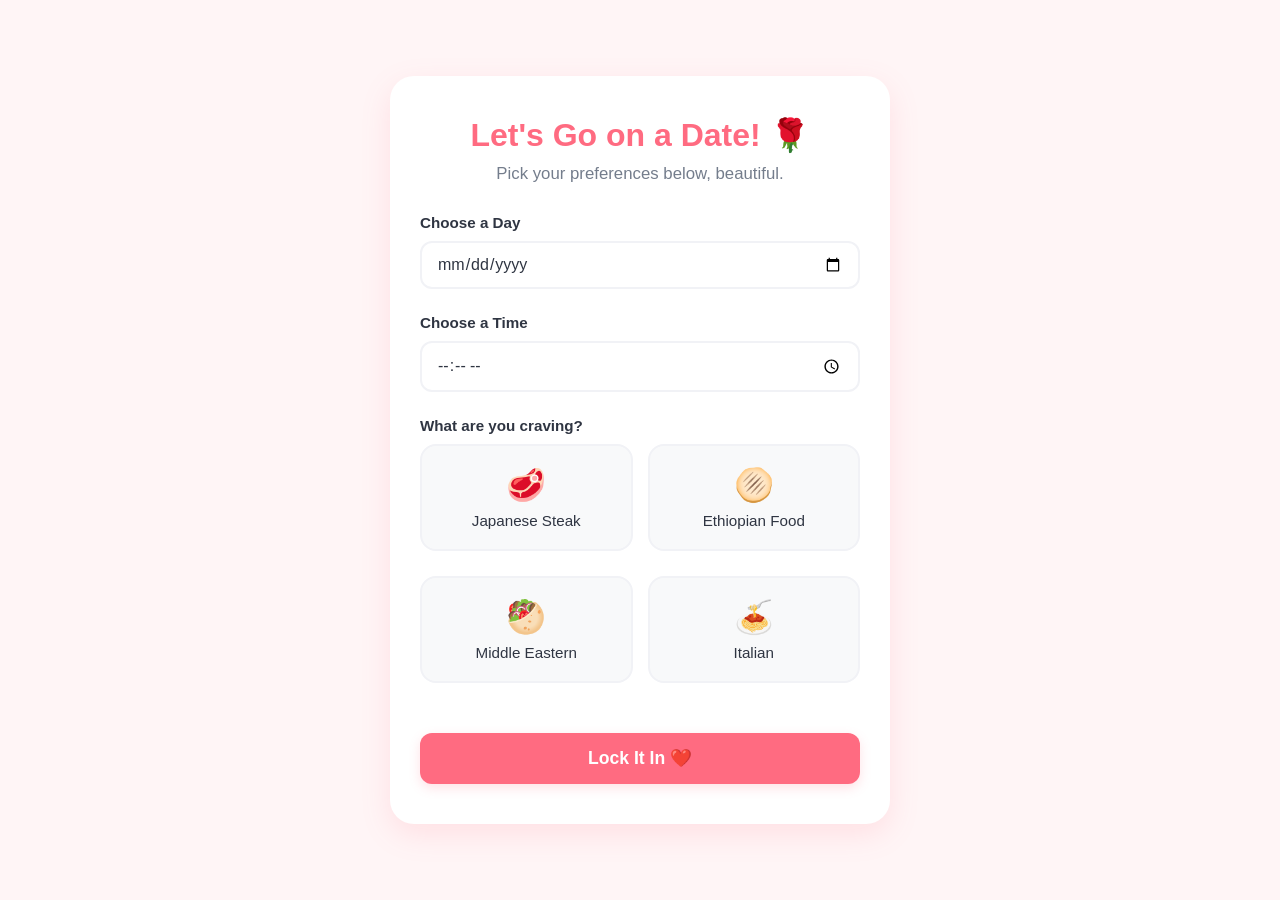
<file: gemini-code-1779765185575.html>
<!DOCTYPE html>
<html lang="en">
<head>
    <meta charset="UTF-8">
    <meta name="viewport" content="width=device-width, initial-scale=1.0">
    <title>A Special Invitation ✨</title>
    <style>
        :root {
            --primary: #ff6b81;
            --primary-hover: #ff4757;
            --bg: #fff5f6;
            --card-bg: #ffffff;
            --text: #2f3542;
            --text-light: #747d8c;
        }

        * {
            box-sizing: border-box;
            margin: 0;
            padding: 0;
            font-family: 'Segoe UI', Roboto, Helvetica, Arial, sans-serif;
        }

        body {
            background-color: var(--bg);
            color: var(--text);
            display: flex;
            justify-content: center;
            align-items: center;
            min-height: 100vh;
            padding: 20px;
        }

        .container {
            background: var(--card-bg);
            width: 100%;
            max-width: 500px;
            padding: 40px 30px;
            border-radius: 24px;
            box-shadow: 0 10px 30px rgba(255, 107, 129, 0.15);
            text-align: center;
            transition: all 0.4s ease;
        }

        h1 {
            color: var(--primary);
            font-size: 2rem;
            margin-bottom: 10px;
        }

        p.subtitle {
            color: var(--text-light);
            margin-bottom: 30px;
            font-size: 1.05rem;
        }

        .form-group {
            margin-bottom: 25px;
            text-align: left;
        }

        label {
            display: block;
            font-weight: 600;
            margin-bottom: 10px;
            color: var(--text);
            font-size: 0.95rem;
        }

        input[type="date"],
        input[type="time"] {
            width: 100%;
            padding: 12px 15px;
            border: 2px solid #f1f2f6;
            border-radius: 12px;
            font-size: 1rem;
            color: var(--text);
            outline: none;
            transition: border-color 0.3s;
        }

        input[type="date"]:focus,
        input[type="time"]:focus {
            border-color: var(--primary);
        }

        /* Cuisine Grid Layout */
        .cuisine-grid {
            display: grid;
            grid-template-columns: repeat(2, 1fr);
            gap: 15px;
        }

        .cuisine-option {
            position: relative;
        }

        .cuisine-option input[type="radio"] {
            position: absolute;
            opacity: 0;
            width: 0;
            height: 0;
        }

        .cuisine-card {
            display: flex;
            flex-direction: column;
            align-items: center;
            justify-content: center;
            padding: 20px 10px;
            background: #f8f9fa;
            border: 2px solid #f1f2f6;
            border-radius: 16px;
            cursor: pointer;
            transition: all 0.25s ease;
        }

        .cuisine-card .emoji {
            font-size: 2rem;
            margin-bottom: 8px;
        }

        .cuisine-card .name {
            font-size: 0.95rem;
            font-weight: 500;
            color: var(--text);
        }

        /* Hover & Checked States */
        .cuisine-option:hover .cuisine-card {
            border-color: #ffe0e6;
            background: #fff8f9;
            transform: translateY(-2px);
        }

        .cuisine-option input[type="radio"]:checked + .cuisine-card {
            border-color: var(--primary);
            background: #fff0f2;
            box-shadow: 0 4px 12px rgba(255, 107, 129, 0.1);
        }

        .cuisine-option input[type="radio"]:checked + .cuisine-card .name {
            color: var(--primary);
            font-weight: 600;
        }

        /* Submit Button */
        button.submit-btn {
            width: 100%;
            background: var(--primary);
            color: white;
            border: none;
            padding: 15px;
            border-radius: 12px;
            font-size: 1.1rem;
            font-weight: 600;
            cursor: pointer;
            margin-top: 15px;
            transition: background 0.2s, transform 0.1s;
            box-shadow: 0 4px 12px rgba(255, 107, 129, 0.2);
        }

        button.submit-btn:hover {
            background: var(--primary-hover);
        }

        button.submit-btn:active {
            transform: scale(0.98);
        }

        /* Success Card Styling */
        .hidden {
            display: none !important;
        }

        .success-message {
            animation: fadeIn 0.6s ease forwards;
        }

        .success-emoji {
            font-size: 4rem;
            margin-bottom: 20px;
            display: inline-block;
            animation: heartBeat 1.2s infinite;
        }

        @keyframes fadeIn {
            from { opacity: 0; transform: translateY(10px); }
            to { opacity: 1; transform: translateY(0); }
        }

        @keyframes heartBeat {
            0% { transform: scale(1); }
            14% { transform: scale(1.1); }
            28% { transform: scale(1); }
            42% { transform: scale(1.1); }
            70% { transform: scale(1); }
        }
    </style>
</head>
<body>

    <div class="container" id="mainContainer">
        <!-- Invitation Form -->
        <div id="dateForm">
            <h1>Let's Go on a Date! 🌹</h1>
            <p class="subtitle">Pick your preferences below, beautiful.</p>
            
            <form id="invitationForm" onsubmit="handleSubmit(event)">
                <!-- Date Picker -->
                <div class="form-group">
                    <label for="date">Choose a Day</label>
                    <input type="date" id="date" required>
                </div>

                <!-- Time Picker -->
                <div class="form-group">
                    <label for="time">Choose a Time</label>
                    <input type="time" id="time" required>
                </div>

                <!-- Cuisine Options -->
                <div class="form-group">
                    <label>What are you craving?</label>
                    <div class="cuisine-grid">
                        
                        <label class="cuisine-option">
                            <input type="radio" name="cuisine" value="Japanese Steak" required>
                            <div class="cuisine-card">
                                <span class="emoji">🥩</span>
                                <span class="name">Japanese Steak</span>
                            </div>
                        </label>

                        <label class="cuisine-option">
                            <input type="radio" name="cuisine" value="Ethiopian Food">
                            <div class="cuisine-card">
                                <span class="emoji">🫓</span>
                                <span class="name">Ethiopian Food</span>
                            </div>
                        </label>

                        <label class="cuisine-option">
                            <input type="radio" name="cuisine" value="Middle Eastern">
                            <div class="cuisine-card">
                                <span class="emoji">🥙</span>
                                <span class="name">Middle Eastern</span>
                            </div>
                        </label>

                        <label class="cuisine-option">
                            <input type="radio" name="cuisine" value="Italian">
                            <div class="cuisine-card">
                                <span class="emoji">🍝</span>
                                <span class="name">Italian</span>
                            </div>
                        </label>

                    </div>
                </div>

                <button type="submit" class="submit-btn">Lock It In ❤️</button>
            </form>
        </div>

        <!-- Success Message (Initially Hidden) -->
        <div id="successView" class="success-message hidden">
            <span class="success-emoji">❤️</span>
            <h1>It's a Date!</h1>
            <p class="subtitle" style="margin-top: 15px; font-size: 1.2rem; color: var(--text); font-weight: 500;">
                You're the best wushima, and I can't wait to see you.
            </p>
        </div>
    </div>

    <script>
        function handleSubmit(event) {
            event.preventDefault();
            
            // You can grab the values here if you want to connect it to an email/Google Sheet later:
            const date = document.getElementById('date').value;
            const time = document.getElementById('time').value;
            const cuisine = document.querySelector('input[name="cuisine"]:checked').value;

            // Simple visual transition
            document.getElementById('dateForm').classList.add('hidden');
            document.getElementById('successView').classList.remove('hidden');
        }
    </script>
</body>
</html>
</file>
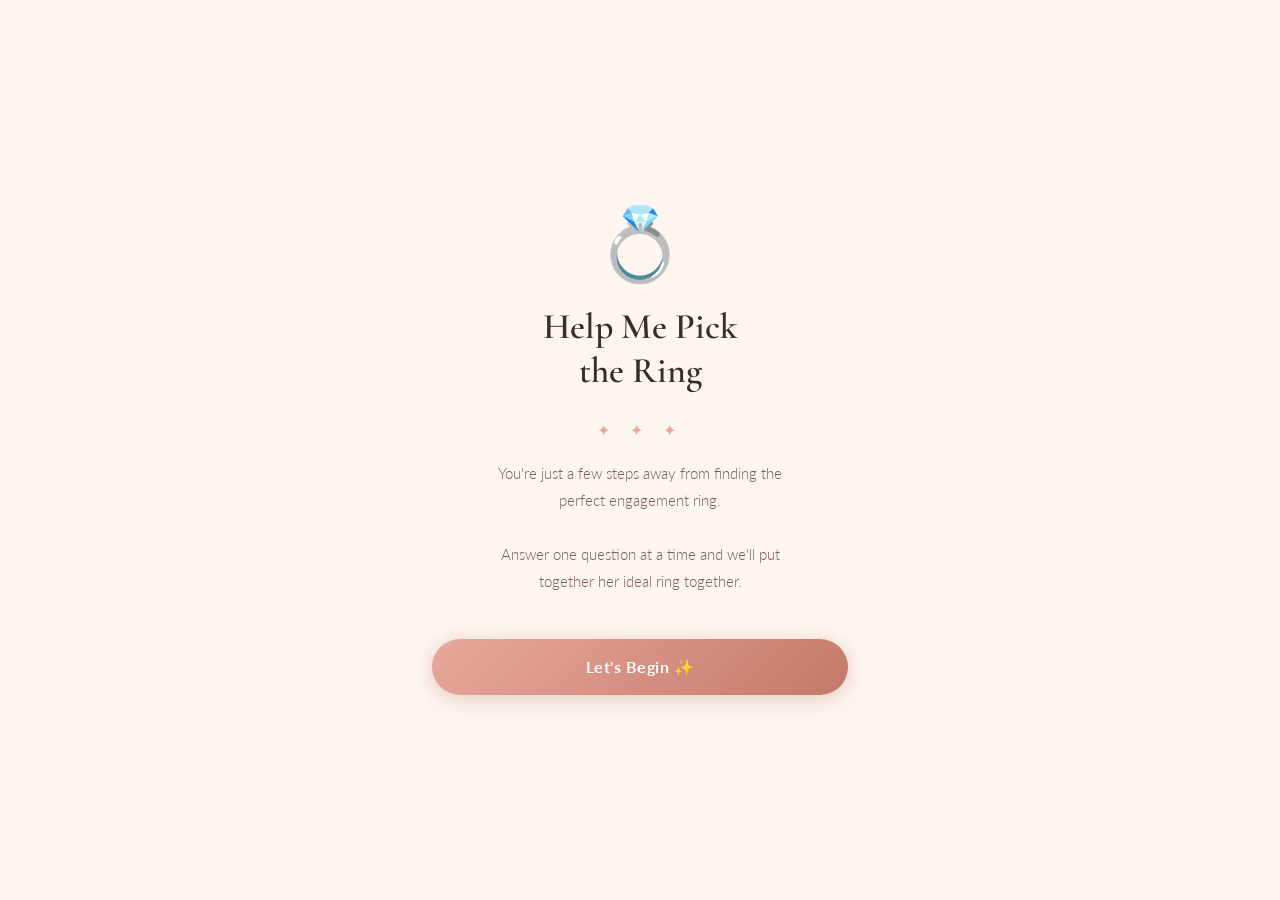
<file: ring-selector.html>
<!DOCTYPE html>
<html lang="en">
<head>
  <meta charset="UTF-8">
  <meta name="viewport" content="width=device-width, initial-scale=1.0, maximum-scale=1">
  <title>Help Me Pick the Ring</title>
  <link rel="preconnect" href="https://fonts.googleapis.com">
  <link href="https://fonts.googleapis.com/css2?family=Cormorant+Garamond:ital,wght@0,300;0,400;0,600;1,300;1,400&family=Lato:wght@300;400;700&display=swap" rel="stylesheet">
  <style>
    *, *::before, *::after { box-sizing: border-box; margin: 0; padding: 0; }

    :root {
      --bg:            #FDF6F0;
      --card-bg:       #FFFFFF;
      --accent:        #C4796A;
      --accent-light:  #E8A89C;
      --accent-dark:   #9D5A4D;
      --text-dark:     #3D2B2B;
      --text-mid:      #7A5C5C;
      --text-light:    #B99999;
      --border:        #F0DDD8;
      --selected-bg:   #FFF0ED;
    }

    body {
      font-family: 'Lato', sans-serif;
      background: var(--bg);
      color: var(--text-dark);
      min-height: 100vh;
      display: flex;
      justify-content: center;
    }

    .app-container {
      width: 100%;
      max-width: 480px;
      min-height: 100vh;
      background: var(--bg);
      display: flex;
      flex-direction: column;
      position: relative;
      overflow-x: hidden;
    }

    /* ── Progress Header ── */
    .progress-header {
      padding: 16px 20px 12px;
      background: var(--bg);
      position: sticky;
      top: 0;
      z-index: 10;
      border-bottom: 1px solid var(--border);
    }

    .step-counter {
      display: flex;
      justify-content: space-between;
      align-items: center;
      margin-bottom: 10px;
    }

    .back-btn {
      background: none;
      border: none;
      cursor: pointer;
      color: var(--text-mid);
      font-family: 'Lato', sans-serif;
      font-size: 13px;
      padding: 4px 8px 4px 0;
      display: flex;
      align-items: center;
      gap: 4px;
      transition: color 0.2s;
    }
    .back-btn:hover { color: var(--accent); }
    .back-btn:disabled { opacity: 0.3; cursor: default; }

    .step-text {
      font-size: 12px;
      color: var(--text-light);
      letter-spacing: 1px;
      text-transform: uppercase;
    }

    .progress-bar-wrap {
      height: 4px;
      background: var(--border);
      border-radius: 2px;
      overflow: hidden;
    }

    .progress-bar-fill {
      height: 100%;
      background: linear-gradient(to right, var(--accent-light), var(--accent));
      border-radius: 2px;
      transition: width 0.5s cubic-bezier(0.4, 0, 0.2, 1);
    }

    /* ── Screens ── */
    .screen {
      display: none;
      flex-direction: column;
      flex: 1;
      padding: 28px 20px 48px;
    }
    .screen.active {
      display: flex;
      animation: fadeSlideIn 0.35s ease forwards;
    }
    .screen.back-anim {
      animation: fadeSlideBack 0.35s ease forwards;
    }

    @keyframes fadeSlideIn {
      from { opacity: 0; transform: translateX(40px); }
      to   { opacity: 1; transform: translateX(0); }
    }
    @keyframes fadeSlideBack {
      from { opacity: 0; transform: translateX(-40px); }
      to   { opacity: 1; transform: translateX(0); }
    }

    /* ── Welcome ── */
    .welcome-screen {
      justify-content: center;
      align-items: center;
      text-align: center;
      padding: 60px 32px 60px;
      min-height: 100vh;
    }

    .ring-hero { font-size: 72px; margin-bottom: 28px; line-height: 1; }

    h1 {
      font-family: 'Cormorant Garamond', serif;
      font-size: 36px;
      font-weight: 600;
      color: var(--text-dark);
      line-height: 1.2;
      margin-bottom: 12px;
    }

    .divider {
      color: var(--accent-light);
      font-size: 16px;
      letter-spacing: 8px;
      margin: 16px 0 20px;
    }

    .welcome-subtitle {
      font-size: 15px;
      color: var(--text-mid);
      line-height: 1.8;
      margin-bottom: 44px;
      font-weight: 300;
      max-width: 320px;
    }

    h2 {
      font-family: 'Cormorant Garamond', serif;
      font-size: 28px;
      font-weight: 600;
      color: var(--text-dark);
      margin-bottom: 6px;
      line-height: 1.25;
    }

    .screen-subtitle {
      font-size: 14px;
      color: var(--text-mid);
      margin-bottom: 28px;
      line-height: 1.5;
      font-weight: 300;
    }

    /* ── Buttons ── */
    .btn-primary {
      background: linear-gradient(135deg, var(--accent-light), var(--accent));
      color: #fff;
      border: none;
      border-radius: 50px;
      padding: 18px 40px;
      font-size: 16px;
      font-family: 'Lato', sans-serif;
      font-weight: 700;
      letter-spacing: 0.5px;
      cursor: pointer;
      width: 100%;
      transition: transform 0.2s, box-shadow 0.2s;
      box-shadow: 0 4px 20px rgba(196,121,106,0.35);
    }
    .btn-primary:hover  { transform: translateY(-2px); box-shadow: 0 8px 28px rgba(196,121,106,0.4); }
    .btn-primary:active { transform: translateY(0); }
    .btn-primary:disabled {
      opacity: 0.45;
      cursor: not-allowed;
      transform: none;
      box-shadow: none;
    }

    .btn-outline {
      background: none;
      border: 2px solid var(--accent);
      color: var(--accent);
      border-radius: 50px;
      padding: 16px 32px;
      font-size: 15px;
      font-family: 'Lato', sans-serif;
      font-weight: 700;
      cursor: pointer;
      width: 100%;
      transition: all 0.2s;
      margin-bottom: 12px;
    }
    .btn-outline:hover { background: var(--accent); color: #fff; }

    .btn-ghost {
      background: none;
      border: none;
      color: var(--text-light);
      font-size: 13px;
      cursor: pointer;
      text-decoration: underline;
      padding: 8px;
      font-family: 'Lato', sans-serif;
      width: 100%;
    }
    .btn-ghost:hover { color: var(--text-mid); }

    /* ── Ring Size Screen ── */
    .size-display {
      background: var(--card-bg);
      border: 2px solid var(--accent-light);
      border-radius: 24px;
      padding: 40px 32px;
      text-align: center;
      margin-bottom: 20px;
      box-shadow: 0 4px 24px rgba(196,121,106,0.12);
    }
    .size-number {
      font-family: 'Cormorant Garamond', serif;
      font-size: 88px;
      font-weight: 300;
      color: var(--accent);
      line-height: 1;
      margin-bottom: 6px;
    }
    .size-label {
      font-size: 12px;
      color: var(--text-light);
      text-transform: uppercase;
      letter-spacing: 2.5px;
    }
    .size-note {
      font-size: 13px;
      color: var(--text-mid);
      background: #FFF8F6;
      border: 1px solid var(--border);
      border-radius: 12px;
      padding: 12px 16px;
      margin-bottom: 28px;
      line-height: 1.5;
    }

    /* ── Option Grid ── */
    .options-grid {
      display: grid;
      grid-template-columns: repeat(2, 1fr);
      gap: 14px;
      margin-bottom: 28px;
    }

    /* Last odd item spans full width */
    .options-grid .option-card:last-child:nth-child(odd) {
      grid-column: 1 / -1;
    }

    .option-card {
      background: var(--card-bg);
      border: 2px solid var(--border);
      border-radius: 18px;
      padding: 14px 12px 14px;
      display: flex;
      flex-direction: column;
      align-items: center;
      cursor: pointer;
      transition: border-color 0.2s, transform 0.2s, box-shadow 0.2s;
      text-align: center;
      gap: 10px;
      -webkit-tap-highlight-color: transparent;
    }
    .option-card:hover {
      border-color: var(--accent-light);
      transform: translateY(-3px);
      box-shadow: 0 8px 24px rgba(196,121,106,0.15);
    }
    .option-card:active { transform: translateY(0); }
    .option-card.selected {
      border-color: var(--accent);
      background: var(--selected-bg);
      box-shadow: 0 4px 16px rgba(196,121,106,0.25);
    }
    .option-card.selected .option-name { color: var(--accent-dark); font-weight: 700; }

    /* ── Placeholder Image ── */
    .placeholder-img {
      width: 100%;
      aspect-ratio: 1 / 1;
      background: linear-gradient(135deg, #F8EDE8 0%, #EDD5CD 100%);
      border-radius: 12px;
      display: flex;
      flex-direction: column;
      align-items: center;
      justify-content: center;
      overflow: hidden;
      position: relative;
    }
    .placeholder-img img {
      position: absolute;
      inset: 0;
      width: 100%;
      height: 100%;
      object-fit: cover;
      border-radius: 12px;
    }
    .placeholder-label {
      font-size: 9px;
      text-transform: uppercase;
      letter-spacing: 0.8px;
      color: var(--text-light);
      text-align: center;
      padding: 6px;
      position: relative;
      z-index: 1;
      line-height: 1.5;
    }

    .option-name {
      font-size: 13px;
      font-weight: 400;
      color: var(--text-dark);
      line-height: 1.25;
    }

    /* ── Metal Cards ── */
    .metal-grid {
      display: flex;
      flex-direction: column;
      gap: 14px;
      margin-bottom: 28px;
    }
    .metal-card {
      background: var(--card-bg);
      border: 2px solid var(--border);
      border-radius: 18px;
      padding: 18px 20px;
      display: flex;
      align-items: center;
      cursor: pointer;
      transition: all 0.2s;
      gap: 18px;
      -webkit-tap-highlight-color: transparent;
    }
    .metal-card:hover {
      border-color: var(--accent-light);
      transform: translateY(-2px);
      box-shadow: 0 8px 24px rgba(196,121,106,0.15);
    }
    .metal-card:active { transform: none; }
    .metal-card.selected {
      border-color: var(--accent);
      background: var(--selected-bg);
    }

    .metal-swatch {
      width: 56px;
      height: 56px;
      border-radius: 50%;
      flex-shrink: 0;
      overflow: hidden;
      box-shadow: 0 2px 8px rgba(0,0,0,0.12);
      position: relative;
    }
    .metal-swatch-bg {
      width: 100%;
      height: 100%;
    }
    .metal-swatch img {
      position: absolute;
      inset: 0;
      width: 100%;
      height: 100%;
      object-fit: cover;
      border-radius: 50%;
    }

    .metal-info { flex: 1; }
    .metal-name {
      font-family: 'Cormorant Garamond', serif;
      font-size: 22px;
      font-weight: 600;
      color: var(--text-dark);
      margin-bottom: 2px;
    }
    .metal-desc { font-size: 12px; color: var(--text-mid); }

    .check-icon {
      width: 26px;
      height: 26px;
      border-radius: 50%;
      background: var(--accent);
      display: none;
      align-items: center;
      justify-content: center;
      color: #fff;
      font-size: 14px;
      flex-shrink: 0;
      font-weight: 700;
    }
    .metal-card.selected .check-icon { display: flex; }

    /* ── Gold Color Grid ── */
    .gold-grid {
      display: grid;
      grid-template-columns: repeat(3, 1fr);
      gap: 14px;
      margin-bottom: 28px;
    }
    .gold-card {
      background: var(--card-bg);
      border: 2px solid var(--border);
      border-radius: 18px;
      padding: 18px 10px 16px;
      display: flex;
      flex-direction: column;
      align-items: center;
      cursor: pointer;
      transition: all 0.2s;
      text-align: center;
      gap: 12px;
      -webkit-tap-highlight-color: transparent;
    }
    .gold-card:hover {
      border-color: var(--accent-light);
      transform: translateY(-3px);
      box-shadow: 0 8px 24px rgba(196,121,106,0.15);
    }
    .gold-card:active { transform: none; }
    .gold-card.selected {
      border-color: var(--accent);
      background: var(--selected-bg);
    }
    .gold-card.selected .gold-name { color: var(--accent-dark); font-weight: 700; }

    .gold-swatch {
      width: 64px;
      height: 64px;
      border-radius: 50%;
      overflow: hidden;
      box-shadow: 0 3px 12px rgba(0,0,0,0.15);
      position: relative;
      flex-shrink: 0;
    }
    .gold-swatch-bg { width: 100%; height: 100%; }
    .gold-swatch img {
      position: absolute;
      inset: 0;
      width: 100%;
      height: 100%;
      object-fit: cover;
      border-radius: 50%;
    }
    .gold-name { font-size: 12px; color: var(--text-dark); line-height: 1.3; }

    /* ── Summary Screen ── */
    .summary-card {
      background: var(--card-bg);
      border-radius: 24px;
      padding: 28px 24px;
      margin-bottom: 24px;
      box-shadow: 0 8px 32px rgba(196,121,106,0.12);
      border: 1px solid var(--border);
    }
    .summary-title {
      font-family: 'Cormorant Garamond', serif;
      font-size: 20px;
      font-weight: 600;
      color: var(--accent);
      text-align: center;
      margin-bottom: 20px;
      padding-bottom: 16px;
      border-bottom: 1px solid var(--border);
      letter-spacing: 1px;
    }
    .summary-row {
      display: flex;
      justify-content: space-between;
      align-items: baseline;
      padding: 12px 0;
      border-bottom: 1px solid var(--border);
      gap: 16px;
    }
    .summary-row:last-child { border-bottom: none; }
    .summary-label {
      font-size: 11px;
      color: var(--text-light);
      text-transform: uppercase;
      letter-spacing: 1.2px;
      flex-shrink: 0;
    }
    .summary-value {
      font-size: 16px;
      font-weight: 700;
      color: var(--text-dark);
      text-align: right;
    }

    .summary-hero { text-align: center; font-size: 52px; margin-bottom: 16px; }

    .copy-box {
      background: #FFF8F6;
      border: 1px solid var(--border);
      border-radius: 14px;
      padding: 18px;
      font-size: 13px;
      color: var(--text-mid);
      line-height: 1.9;
      margin-bottom: 16px;
      white-space: pre-wrap;
      font-family: 'Lato', sans-serif;
    }

    /* ── Utility ── */
    .continue-wrap { margin-top: auto; padding-top: 16px; }

    @media (max-width: 360px) {
      h1 { font-size: 30px; }
      h2 { font-size: 24px; }
      .size-number { font-size: 72px; }
      .gold-swatch { width: 52px; height: 52px; }
    }
  </style>
</head>
<body>
<div class="app-container">

  <!-- ══ Progress Header ══ -->
  <div class="progress-header" id="progressHeader" style="display:none">
    <div class="step-counter">
      <button class="back-btn" id="backBtn" onclick="goBack()">&#8592; Back</button>
      <span class="step-text" id="stepText">Step 1 of 6</span>
    </div>
    <div class="progress-bar-wrap">
      <div class="progress-bar-fill" id="progressFill" style="width:0%"></div>
    </div>
  </div>

  <!-- ══ Screen 0 · Welcome ══ -->
  <div class="screen welcome-screen active" id="screen-welcome">
    <div class="ring-hero">💍</div>
    <h1>Help Me Pick<br>the Ring</h1>
    <div class="divider">✦ ✦ ✦</div>
    <p class="welcome-subtitle">
      You're just a few steps away from finding the perfect engagement ring.<br><br>
      Answer one question at a time and we'll put together her ideal ring together.
    </p>
    <button class="btn-primary" onclick="goToStep('ringSize')">Let's Begin ✨</button>
  </div>

  <!-- ══ Screen 1 · Ring Size ══ -->
  <div class="screen" id="screen-ringSize">
    <h2>Ring Size</h2>
    <p class="screen-subtitle">Her size has already been confirmed — no guesswork needed.</p>
    <div class="size-display">
      <div class="size-number">5</div>
      <div class="size-label">US Ring Size</div>
    </div>
    <div class="size-note">✓ Her size is set to 5. This is locked in and ready to go.</div>
    <div class="continue-wrap">
      <button class="btn-primary" onclick="goToStep('diamondShape')">Continue →</button>
    </div>
  </div>

  <!-- ══ Screen 2 · Diamond Shape ══ -->
  <div class="screen" id="screen-diamondShape">
    <h2>Diamond Shape</h2>
    <p class="screen-subtitle">Choose the cut that speaks to her personality.</p>
    <div class="options-grid" id="shapeGrid"></div>
    <div class="continue-wrap">
      <button class="btn-primary" id="shapeNext" onclick="goToStep('diamondSize')" disabled>Continue →</button>
    </div>
  </div>

  <!-- ══ Screen 3 · Diamond Size ══ -->
  <div class="screen" id="screen-diamondSize">
    <h2>Diamond Size</h2>
    <p class="screen-subtitle">How much sparkle? Pick the carat weight.</p>
    <div class="options-grid" id="caratGrid"></div>
    <div class="continue-wrap">
      <button class="btn-primary" id="caratNext" onclick="goToStep('bandMetal')" disabled>Continue →</button>
    </div>
  </div>

  <!-- ══ Screen 4 · Band Metal ══ -->
  <div class="screen" id="screen-bandMetal">
    <h2>Band Metal</h2>
    <p class="screen-subtitle">What metal feels right for her ring?</p>
    <div class="metal-grid" id="metalGrid"></div>
    <div class="continue-wrap">
      <button class="btn-primary" id="metalNext" onclick="metalContinue()" disabled>Continue →</button>
    </div>
  </div>

  <!-- ══ Screen 4b · Gold Color (conditional) ══ -->
  <div class="screen" id="screen-goldColor">
    <h2>Gold Color</h2>
    <p class="screen-subtitle">Which shade of gold feels most like her?</p>
    <div class="gold-grid" id="goldGrid"></div>
    <div class="continue-wrap">
      <button class="btn-primary" id="goldNext" onclick="goToStep('ringBox')" disabled>Continue →</button>
    </div>
  </div>

  <!-- ══ Screen 5 · Ring Box ══ -->
  <div class="screen" id="screen-ringBox">
    <h2>Ring Box</h2>
    <p class="screen-subtitle">The moment she opens this box will be unforgettable.</p>
    <div class="options-grid" id="boxGrid"></div>
    <div class="continue-wrap">
      <button class="btn-primary" id="boxNext" onclick="goToStep('summary')" disabled>Continue →</button>
    </div>
  </div>

  <!-- ══ Screen 6 · Summary ══ -->
  <div class="screen" id="screen-summary">
    <div class="summary-hero">💍</div>
    <h2 style="text-align:center;margin-bottom:6px">Her Perfect Ring</h2>
    <p class="screen-subtitle" style="text-align:center;margin-bottom:24px">Here's everything you've chosen.</p>

    <div class="summary-card" id="summaryCard"></div>

    <p style="font-size:12px;color:var(--text-light);margin-bottom:8px;text-align:center;letter-spacing:.5px">YOUR SELECTIONS · TAP TO COPY</p>
    <div class="copy-box" id="copyBox" onclick="copyToClipboard()" style="cursor:pointer" title="Tap to copy"></div>

    <button class="btn-primary" onclick="copyToClipboard()" id="copyBtn" style="margin-bottom:12px">Copy My Choices</button>
    <button class="btn-ghost" onclick="restart()">Start Over</button>
  </div>

</div><!-- /app-container -->

<script>
  // ── State ──────────────────────────────────────────────────────────────
  const state = {
    ringSize:     5,
    diamondShape: null,
    diamondSize:  null,
    bandMetal:    null,
    goldColor:    null,
    ringBox:      null
  };

  const navHistory = [];
  let currentScreen = 'welcome';

  // ── Data ───────────────────────────────────────────────────────────────
  const SHAPES = [
    { id: 'round',    name: 'Round',    img: 'images/shape-round.jpg' },
    { id: 'oval',     name: 'Oval',     img: 'images/shape-oval.jpg' },
    { id: 'princess', name: 'Princess', img: 'images/shape-princess.jpg' },
    { id: 'cushion',  name: 'Cushion',  img: 'images/shape-cushion.jpg' },
    { id: 'emerald',  name: 'Emerald',  img: 'images/shape-emerald.jpg' },
    { id: 'pear',     name: 'Pear',     img: 'images/shape-pear.jpg' },
    { id: 'marquise', name: 'Marquise', img: 'images/shape-marquise.jpg' }
  ];

  const CARATS = [
    { id: 'c050', name: '0.5 ct',  img: 'images/carat-050.jpg' },
    { id: 'c075', name: '0.75 ct', img: 'images/carat-075.jpg' },
    { id: 'c100', name: '1.0 ct',  img: 'images/carat-100.jpg' },
    { id: 'c125', name: '1.25 ct', img: 'images/carat-125.jpg' },
    { id: 'c150', name: '1.5 ct',  img: 'images/carat-150.jpg' },
    { id: 'c200', name: '2.0 ct',  img: 'images/carat-200.jpg' }
  ];

  const METALS = [
    {
      id: 'silver', name: 'Silver',
      desc: 'Cool, timeless, modern',
      swatch: 'linear-gradient(135deg,#F5F5F5,#9A9A9A)',
      img: 'images/metal-silver.jpg'
    },
    {
      id: 'gold', name: 'Gold',
      desc: 'Warm, classic, luxurious',
      swatch: 'linear-gradient(135deg,#F5D98B,#C49A30)',
      img: 'images/metal-gold.jpg'
    }
  ];

  const GOLD_COLORS = [
    { id: 'rose',   name: 'Rose Gold',   swatch: 'linear-gradient(135deg,#EAA898,#C47A6A)', img: 'images/metal-rose-gold.jpg' },
    { id: 'yellow', name: 'Yellow Gold', swatch: 'linear-gradient(135deg,#F5D98B,#C49A30)', img: 'images/metal-yellow-gold.jpg' },
    { id: 'white',  name: 'White Gold',  swatch: 'linear-gradient(135deg,#EBEBEB,#AEAEAE)', img: 'images/metal-white-gold.jpg' }
  ];

  const BOXES = [
    { id: 'classic', name: 'Classic Velvet', img: 'images/box-classic.jpg' },
    { id: 'modern',  name: 'Modern Matte',   img: 'images/box-modern.jpg' },
    { id: 'vintage', name: 'Vintage',         img: 'images/box-vintage.jpg' }
  ];

  // Step numbers for progress bar (gold = same as bandMetal = 4)
  const STEP_NUMBERS = {
    welcome: 0, ringSize: 1, diamondShape: 2, diamondSize: 3,
    bandMetal: 4, goldColor: 4, ringBox: 5, summary: 6
  };
  const TOTAL_STEPS = 6;

  // ── Navigation ─────────────────────────────────────────────────────────
  function goToStep(name, back) {
    if (name === 'welcome') {
      restart();
      return;
    }

    if (!back && currentScreen !== 'welcome') {
      navHistory.push(currentScreen);
    }

    const oldEl = document.getElementById('screen-' + currentScreen);
    const newEl = document.getElementById('screen-' + name);

    oldEl.classList.remove('active', 'back-anim');
    newEl.classList.remove('back-anim');
    if (back) newEl.classList.add('back-anim');

    currentScreen = name;
    newEl.classList.add('active');
    window.scrollTo(0, 0);

    updateHeader();
    buildScreen(name);
  }

  function goBack() {
    if (navHistory.length === 0) return;
    const prev = navHistory.pop();
    goToStep(prev, true);
  }

  function metalContinue() {
    if (state.bandMetal === 'gold') {
      goToStep('goldColor');
    } else {
      state.goldColor = null;
      goToStep('ringBox');
    }
  }

  function restart() {
    state.diamondShape = null;
    state.diamondSize  = null;
    state.bandMetal    = null;
    state.goldColor    = null;
    state.ringBox      = null;
    navHistory.length  = 0;

    const oldEl = document.getElementById('screen-' + currentScreen);
    const newEl = document.getElementById('screen-welcome');
    oldEl.classList.remove('active', 'back-anim');
    newEl.classList.remove('back-anim');
    newEl.classList.add('back-anim');
    currentScreen = 'welcome';
    newEl.classList.add('active');
    document.getElementById('progressHeader').style.display = 'none';
    window.scrollTo(0, 0);
  }

  function updateHeader() {
    const header = document.getElementById('progressHeader');
    if (currentScreen === 'welcome') { header.style.display = 'none'; return; }

    header.style.display = 'block';
    const step = STEP_NUMBERS[currentScreen];
    const label = currentScreen === 'goldColor'
      ? 'Step 4 of 6 · Gold Color'
      : `Step ${step} of ${TOTAL_STEPS}`;

    document.getElementById('stepText').textContent = label;
    document.getElementById('progressFill').style.width = ((step / TOTAL_STEPS) * 100) + '%';
    document.getElementById('backBtn').disabled = navHistory.length === 0;
  }

  // ── Screen Builders ────────────────────────────────────────────────────
  function buildScreen(name) {
    if (name === 'diamondShape') buildShapeGrid();
    if (name === 'diamondSize')  buildCaratGrid();
    if (name === 'bandMetal')    buildMetalGrid();
    if (name === 'goldColor')    buildGoldGrid();
    if (name === 'ringBox')      buildBoxGrid();
    if (name === 'summary')      buildSummary();
  }

  function imgTag(src, alt) {
    return `<img src="${src}" alt="${alt}" onerror="this.style.display='none'">`;
  }

  function placeholderDiv(src, label) {
    return `<div class="placeholder-img">
      ${imgTag(src, label)}
      <span class="placeholder-label">${label}<br>image</span>
    </div>`;
  }

  function buildShapeGrid() {
    document.getElementById('shapeGrid').innerHTML = SHAPES.map(s => `
      <div class="option-card${state.diamondShape === s.id ? ' selected' : ''}"
           onclick="pick('diamondShape','${s.id}','shapeNext','shapeGrid',SHAPES)">
        ${placeholderDiv(s.img, s.name)}
        <div class="option-name">${s.name}</div>
      </div>`).join('');
    document.getElementById('shapeNext').disabled = !state.diamondShape;
  }

  function buildCaratGrid() {
    document.getElementById('caratGrid').innerHTML = CARATS.map(c => `
      <div class="option-card${state.diamondSize === c.id ? ' selected' : ''}"
           onclick="pick('diamondSize','${c.id}','caratNext','caratGrid',CARATS)">
        ${placeholderDiv(c.img, c.name)}
        <div class="option-name">${c.name}</div>
      </div>`).join('');
    document.getElementById('caratNext').disabled = !state.diamondSize;
  }

  function buildMetalGrid() {
    document.getElementById('metalGrid').innerHTML = METALS.map(m => `
      <div class="metal-card${state.bandMetal === m.id ? ' selected' : ''}"
           onclick="selectMetal('${m.id}')">
        <div class="metal-swatch">
          <div class="metal-swatch-bg" style="background:${m.swatch}"></div>
          ${imgTag(m.img, m.name)}
        </div>
        <div class="metal-info">
          <div class="metal-name">${m.name}</div>
          <div class="metal-desc">${m.desc}</div>
        </div>
        <div class="check-icon">✓</div>
      </div>`).join('');
    document.getElementById('metalNext').disabled = !state.bandMetal;
  }

  function buildGoldGrid() {
    document.getElementById('goldGrid').innerHTML = GOLD_COLORS.map(g => `
      <div class="gold-card${state.goldColor === g.id ? ' selected' : ''}"
           onclick="selectGold('${g.id}')">
        <div class="gold-swatch">
          <div class="gold-swatch-bg" style="background:${g.swatch}"></div>
          ${imgTag(g.img, g.name)}
        </div>
        <div class="gold-name">${g.name}</div>
      </div>`).join('');
    document.getElementById('goldNext').disabled = !state.goldColor;
  }

  function buildBoxGrid() {
    document.getElementById('boxGrid').innerHTML = BOXES.map(b => `
      <div class="option-card${state.ringBox === b.id ? ' selected' : ''}"
           onclick="pick('ringBox','${b.id}','boxNext','boxGrid',BOXES)">
        ${placeholderDiv(b.img, b.name)}
        <div class="option-name">${b.name}</div>
      </div>`).join('');
    document.getElementById('boxNext').disabled = !state.ringBox;
  }

  // Generic picker for option-card grids
  function pick(stateKey, id, nextBtnId, gridId, dataset) {
    state[stateKey] = id;
    const grid = document.getElementById(gridId);
    grid.querySelectorAll('.option-card').forEach((card, i) => {
      card.classList.toggle('selected', dataset[i].id === id);
      card.querySelector('.option-name').style.fontWeight = dataset[i].id === id ? '700' : '400';
      card.querySelector('.option-name').style.color = dataset[i].id === id ? 'var(--accent-dark)' : '';
    });
    document.getElementById(nextBtnId).disabled = false;
  }

  function selectMetal(id) {
    state.bandMetal = id;
    if (id === 'silver') state.goldColor = null;
    buildMetalGrid();
  }

  function selectGold(id) {
    state.goldColor = id;
    buildGoldGrid();
  }

  // ── Summary ────────────────────────────────────────────────────────────
  function buildSummary() {
    const shapeName = SHAPES.find(s => s.id === state.diamondShape)?.name ?? '—';
    const caratName = CARATS.find(c => c.id === state.diamondSize)?.name  ?? '—';
    const metalName = state.bandMetal === 'gold'
      ? (GOLD_COLORS.find(g => g.id === state.goldColor)?.name ?? 'Gold')
      : 'Silver';
    const boxName = BOXES.find(b => b.id === state.ringBox)?.name ?? '—';

    document.getElementById('summaryCard').innerHTML = `
      <div class="summary-title">✦ Your Selections ✦</div>
      <div class="summary-row">
        <span class="summary-label">Ring Size</span>
        <span class="summary-value">US 5</span>
      </div>
      <div class="summary-row">
        <span class="summary-label">Diamond Shape</span>
        <span class="summary-value">${shapeName}</span>
      </div>
      <div class="summary-row">
        <span class="summary-label">Diamond Size</span>
        <span class="summary-value">${caratName}</span>
      </div>
      <div class="summary-row">
        <span class="summary-label">Band Metal</span>
        <span class="summary-value">${metalName}</span>
      </div>
      <div class="summary-row">
        <span class="summary-label">Ring Box</span>
        <span class="summary-value">${boxName}</span>
      </div>`;

    const line = '─'.repeat(30);
    document.getElementById('copyBox').textContent =
      `Ring Selection\n${line}\nRing Size:      US 5\nDiamond Shape:  ${shapeName}\nDiamond Size:   ${caratName}\nBand Metal:     ${metalName}\nRing Box:       ${boxName}`;
  }

  function copyToClipboard() {
    const text = document.getElementById('copyBox').textContent;
    const btn = document.getElementById('copyBtn');

    const succeed = () => {
      btn.textContent = 'Copied! ✓';
      setTimeout(() => { btn.textContent = 'Copy My Choices'; }, 2200);
    };

    if (navigator.clipboard) {
      navigator.clipboard.writeText(text).then(succeed).catch(fallback);
    } else {
      fallback();
    }

    function fallback() {
      const ta = Object.assign(document.createElement('textarea'), {
        value: text, style: 'position:fixed;opacity:0'
      });
      document.body.appendChild(ta);
      ta.focus(); ta.select();
      try { document.execCommand('copy'); succeed(); } catch(e) {}
      document.body.removeChild(ta);
    }
  }
</script>
</body>
</html>
</file>
